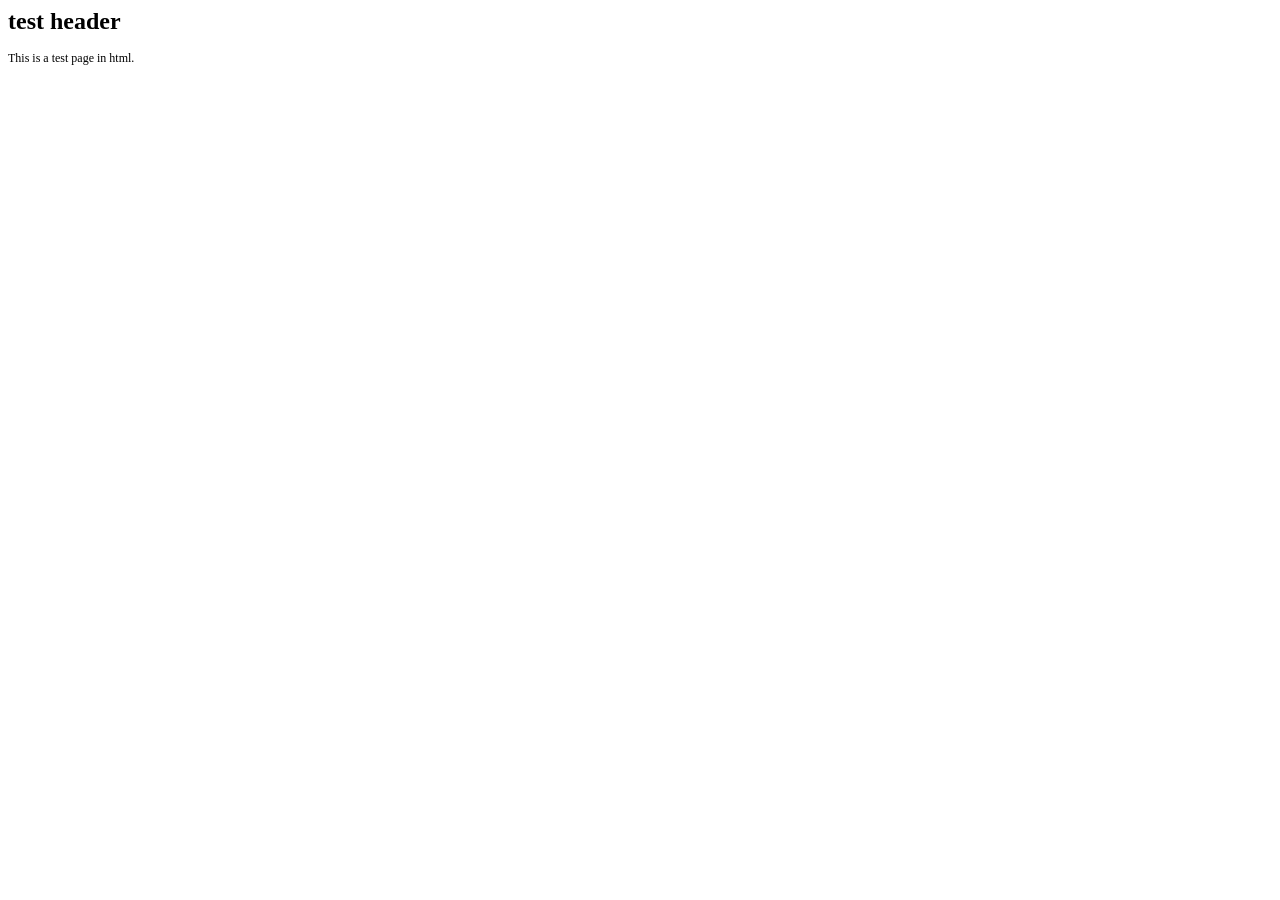
<file: Index.html>
<!DOCTYPE html PUBLIC "-//W3C//DTD HTML 4.01//EN" "http://www.w3.org/TR/html4/strict.dtd">
<html>
<head>
  <meta http-equiv="Content-Type" content="text/html; charset=utf-8">
  <meta http-equiv="Content-Style-Type" content="text/css">
  <title></title>
  <meta name="Generator" content="Cocoa HTML Writer">
  <meta name="CocoaVersion" content="2487.5">
  <style type="text/css">
    p.p2 {margin: 0.0px 0.0px 12.0px 0.0px; font: 12.0px Times; -webkit-text-stroke: #000000}
    span.s1 {font-kerning: none}
  </style>
</head>
<body>
<h1 style="margin: 0.0px 0.0px 16.1px 0.0px; font: 24.0px Times; -webkit-text-stroke: #000000"><span class="s1"><b>test header</b></span></h1>
<p class="p2"><span class="s1">This is a test page in html.</span></p>
</body>
</html>
</file>
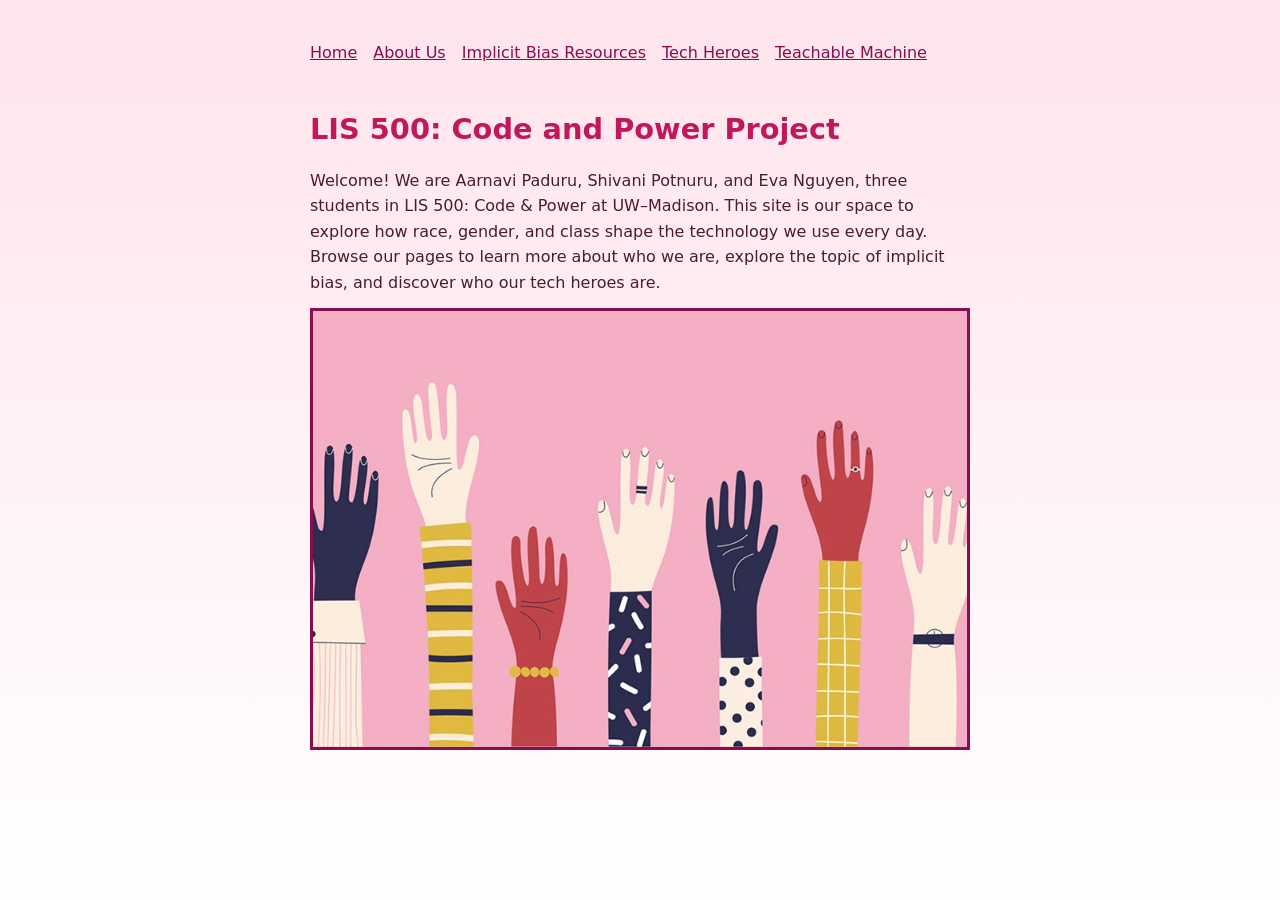
<file: index.html>
<!DOCTYPE html>
<html lang="en">
<head>
  <meta charset="UTF-8">
  <meta name="viewport" content="width=device-width, initial-scale=1.0">
  <title>Group 6 Website</title>
  <link rel="stylesheet" href="style.css">
</head>
<body>
  <!-- Navigation bar -->
  <nav>
    <a href="index.html">Home</a>
    <a href="about.html">About Us</a>
    <a href="resources.html">Implicit Bias Resources</a>
    <a href="tech-hero.html">Tech Heroes</a>
    <a href="teachable.html">Teachable Machine</a>
  </nav>

  <!-- A welcome page ("index" page) -->
  <h1>LIS 500: Code and Power Project</h1>

  <!-- welcome text -->
  <p>Welcome! We are Aarnavi Paduru, Shivani Potnuru, and Eva Nguyen, three students in LIS 500: Code &amp; Power at UW–Madison. This site is our space to explore how race, gender, and class shape the technology we use every day. Browse our pages to learn more about who we are, explore the topic of implicit bias, and discover who our tech heroes are.</p>
  <img src="Diversity_Image.jpg" style="width: 100%; max-width: 700px; border: 3px solid #880e4f;">
</body>
</html>
</file>
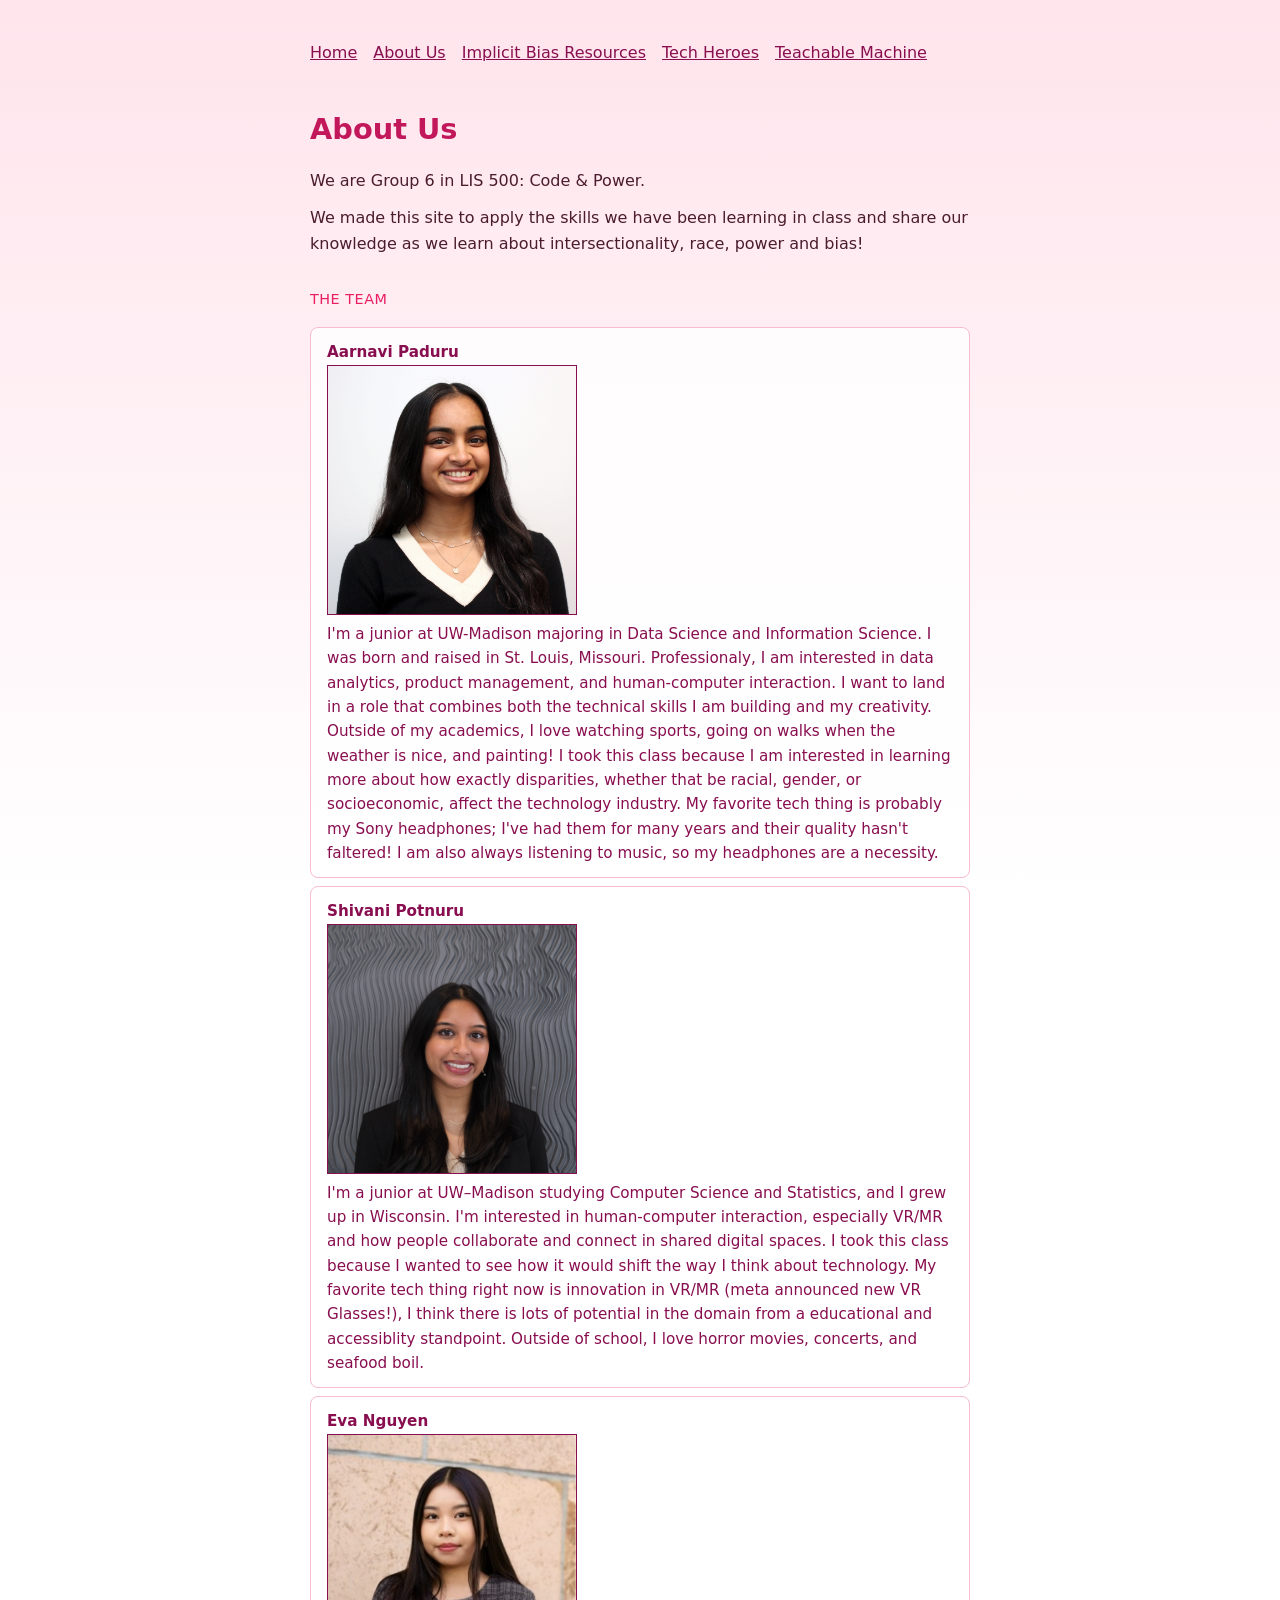
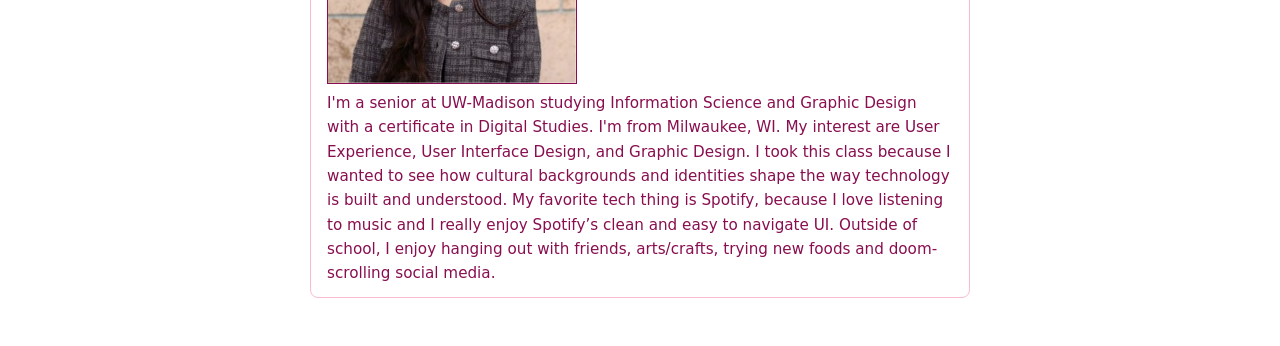
<file: about.html>
<!DOCTYPE html>
<html lang="en">
<head>
  <meta charset="UTF-8">
  <meta name="viewport" content="width=device-width, initial-scale=1.0">
  <title>Group 6 | About Us</title>
  <link rel="stylesheet" href="style.css">
</head>
<body>
  <!-- Navigation bar -->
  <nav>
    <a href="index.html">Home</a>
    <a href="about.html">About Us</a>
    <a href="resources.html">Implicit Bias Resources</a>
    <a href="tech-hero.html">Tech Heroes</a>
    <a href="teachable.html">Teachable Machine</a>

  </nav>

  <!-- An About US page -->
  <h1>About Us</h1>

  <!-- quick intro -->
  <p>We are Group 6 in LIS 500: Code &amp; Power.</p>

  <!-- one or two sentences on what this site is for -->
  <p>We made this site to apply the skills we have been learning in class and share our knowledge as we learn about intersectionality, race, power and bias!</p>

  <h2>The Team</h2>
  <ul>
    <!-- aarnavi's bio, answered the prompts concisely to give readers an idea of who i am AP-->
    <li>
      <strong>Aarnavi Paduru</strong>
      <br>
      <!-- inserted image of myself here and added a border that the matches color of the text, help audience know who I am AP -->
      <img src="Aarnavi_Image.JPEG" width="250" height="250" style="object-fit: cover; border: 1px solid #880e4f;">
      <br>
      I'm a junior at UW-Madison majoring in Data Science and Information Science. I was born and raised in St. Louis, Missouri.
      Professionaly, I am interested in data analytics, product management, and human-computer interaction. I want to land in a role that 
      combines both the technical skills I am building and my creativity. Outside of my academics, I love watching sports, going on walks
      when the weather is nice, and painting!
      I took this class because I am interested in learning more about how exactly disparities, whether that be racial, gender, or socioeconomic, 
      affect the technology industry. My favorite tech thing is probably my Sony headphones; I've had them for many years and their 
      quality hasn't faltered! I am also always listening to music, so my headphones are a necessity.
    </li>

    <!-- my bio, with <li> so it gets the card styling SP -->
    <li>
      <!-- strong makes the name bold like a little heading, and br puts the bio on the next line SP -->
      <strong>Shivani Potnuru</strong>
      <br>
      <!-- alt text for accessibility purposes! SP -->
      <img src="Shivani_Image.jpg" alt="Headshot of Shivani Potnuru" width="250" height="250" style="object-fit: cover; border: 1px solid #880e4f;">
      <br>
      I'm a junior at UW–Madison studying Computer Science and Statistics, and I grew up in Wisconsin.
      I'm interested in human-computer interaction, especially VR/MR and how people
      collaborate and connect in shared digital spaces.
      I took this class because I wanted to see how it would shift the way I think about technology.
      My favorite tech thing right now is innovation in VR/MR (meta announced new VR Glasses!), I think there is lots of potential in the domain from a educational and accessiblity standpoint.
      Outside of school, I love horror movies, concerts, and seafood boil.
    </li>

    <!-- eva's intro; answered all the assignment's prompts EN -->
    <li>
      <strong>Eva Nguyen</strong>
      <br>
      <img src="eva-pic.jpg" alt="Headshot of Eva Nguyen" width="250" height="250" style="object-fit: cover; border: 1px solid #880e4f;">
      <br>
      I'm a senior at UW-Madison studying Information Science and Graphic Design with a certificate in Digital Studies. I'm from Milwaukee, WI. 
      My interest are User Experience, User Interface Design, and Graphic Design. 
      I took this class because I wanted to see how cultural backgrounds and identities shape the way technology is built and understood. 
      My favorite tech thing is Spotify, because I love listening to music and I really enjoy Spotify’s clean and easy to navigate UI. 
      Outside of school, I enjoy hanging out with friends, arts/crafts, trying new foods and doom-scrolling social media.
    </li>
  </ul>
</file>
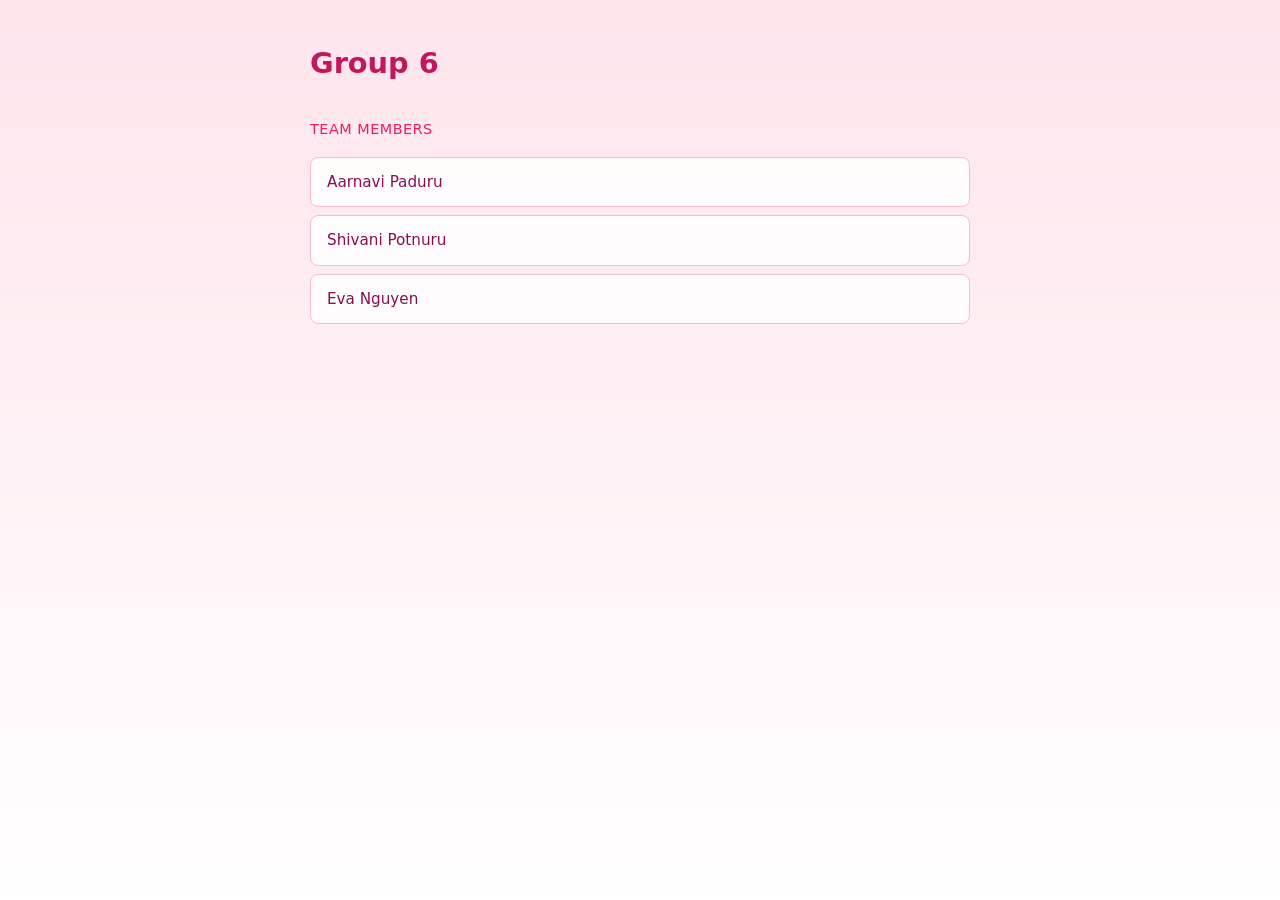
<file: hometest.html>
<!DOCTYPE html>
<html lang="en">
<head>
  <meta charset="UTF-8">
  <meta name="viewport" content="width=device-width, initial-scale=1.0">
  <title>Group 6 Website</title>
 <link rel="stylesheet" href="style.css">
</head>
<body>
  <h1>Group 6</h1>
  <h2>Team Members</h2>
  <ul>
    <li>Aarnavi Paduru</li>
    <li>Shivani Potnuru</li>
    <li>Eva Nguyen</li>
  </ul>
</body>
</html>
</file>
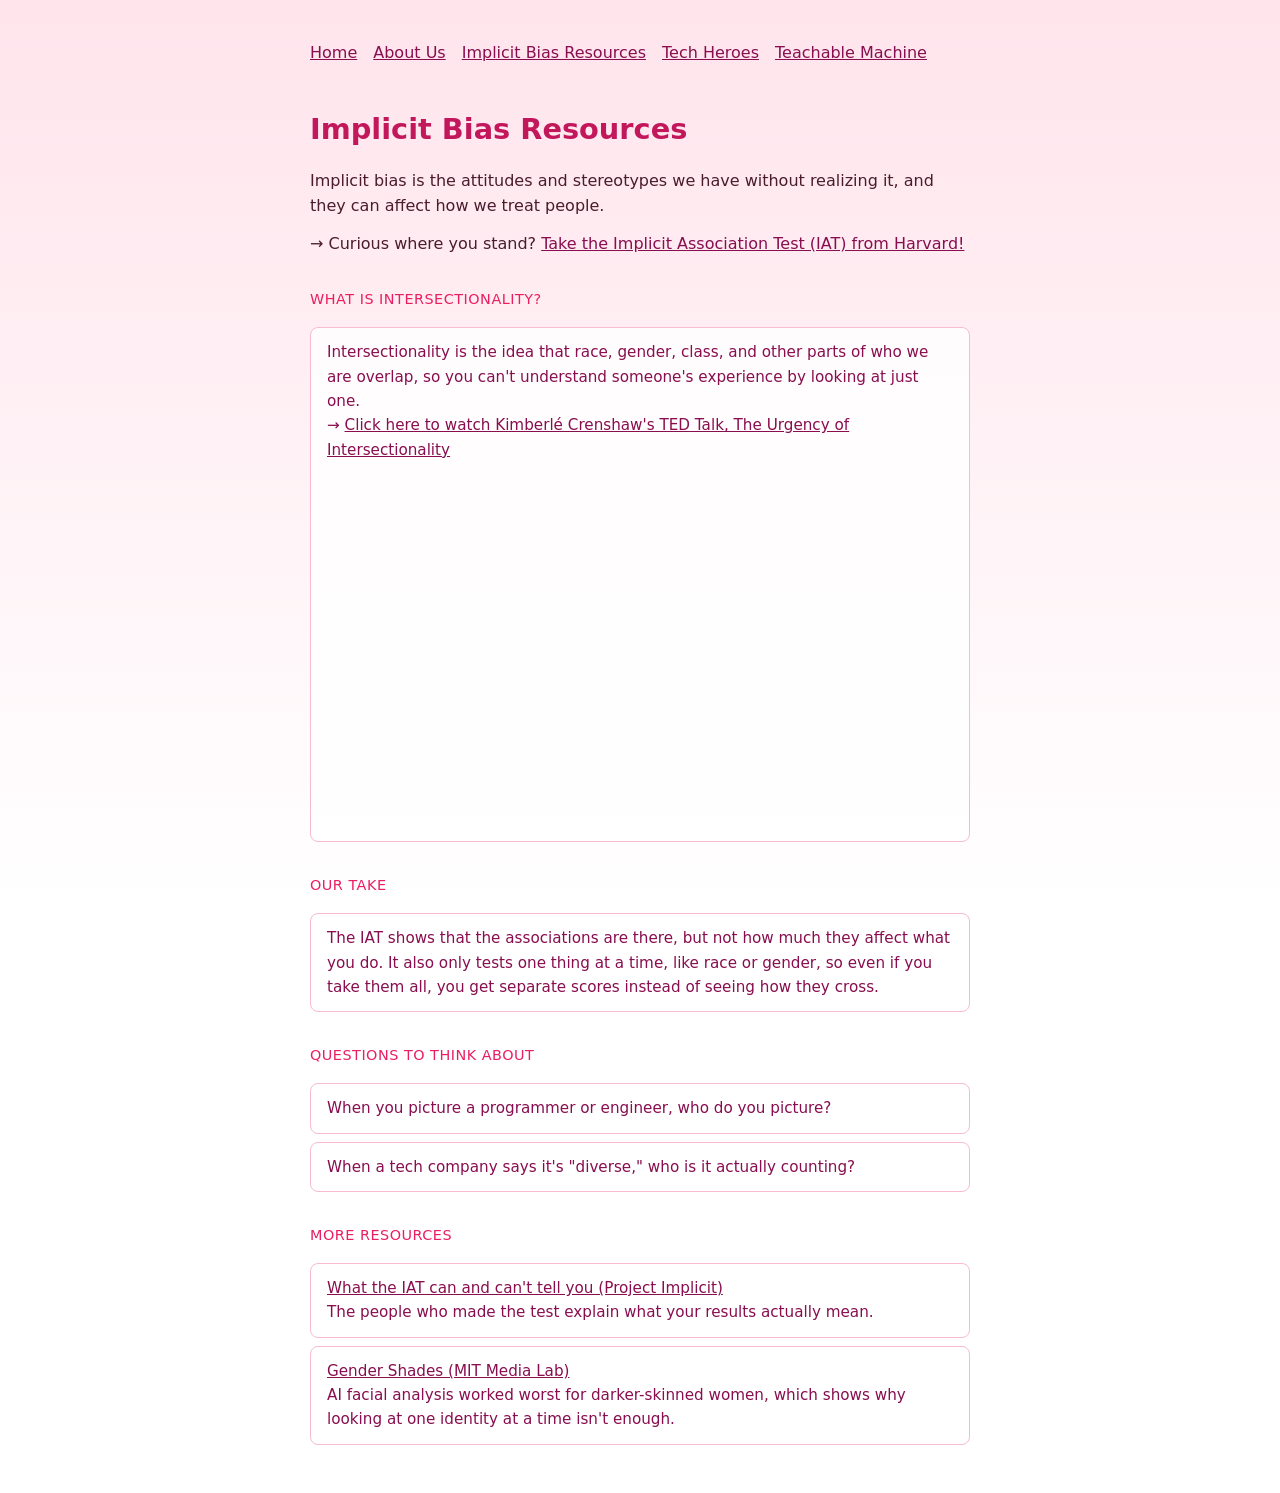
<file: resources.html>
<!DOCTYPE html>
<html lang="en">
<head>
  <meta charset="UTF-8">
  <meta name="viewport" content="width=device-width, initial-scale=1.0">
  <title>Group 6 | Implicit Bias Resources</title>
  <!-- all styling comes from our shared style.css, so there's no inline css and every page matches SP -->
  <link rel="stylesheet" href="style.css">
</head>
<body>
  <!-- same nav on every page so visitors can get anywhere SP -->
  <nav>
    <a href="index.html">Home</a>
    <a href="about.html">About Us</a>
    <a href="resources.html">Implicit Bias Resources</a>
    <a href="tech-hero.html">Tech Heroes</a>
    <a href="teachable.html">Teachable Machine</a>

  </nav>

  <!-- one h1 for the page, then h2s for each topic so screen readers can scan between sections SP -->
  <h1>Implicit Bias Resources</h1>
  <p>Implicit bias is the attitudes and stereotypes we have without realizing it, and they can affect how we treat people.</p>

  <!-- the arrow points readers to an action, and the link text says exactly where it goes, which is better for accessibility than "click here" SP -->
  <p>&rarr; Curious where you stand? <a href="https://implicit.harvard.edu/implicit/takeatest.html">Take the Implicit Association Test (IAT) from Harvard!</a></p>

  <!-- added a white box for this text as well to keep consistent design throughout, makes page look more cohesive AP-->
  <h2>What is Intersectionality?</h2>
  <ul class="plain">
    <li>Intersectionality is the idea that race, gender, class, and other parts of who we are overlap, so you can't understand someone's experience by looking at just one.
    <br>
    <!-- embedded link for an additional picture/imagery and ease of access SP -->
    &rarr; <a href="https://www.ted.com/talks/kimberle_crenshaw_the_urgency_of_intersectionality">Click here to watch Kimberlé Crenshaw's TED Talk, The Urgency of Intersectionality</a>
    <br>
    <iframe src="https://embed.ted.com/talks/kimberle_crenshaw_the_urgency_of_intersectionality" width="100%" height="360" title="Kimberlé Crenshaw: The Urgency of Intersectionality (TED Talk)" frameborder="0" allowfullscreen></iframe>
    </li>
  </ul>

  <!-- also added that white text box for this section, adds to the cohesion and improves visual AP -->
  <h2>Our Take</h2>
  <ul class="plain">
  <li>The IAT shows that the associations are there, but not how much they affect what you do. It also only tests one thing at a time, like race or gender, so even if you take them all, you get separate scores instead of seeing how they cross.</li>
  </ul>
  <!-- class="plain" gives these lists simple bullets instead of the card style we use for the team on the about page SP -->
  <h2>Questions to Think About</h2>
  <ul class="plain">
    <li>When you picture a programmer or engineer, who do you picture?</li>
    <li>When a tech company says it's "diverse," who is it actually counting?</li>
  </ul>

  <!-- these link straight to the original sources so readers keep learning SP -->
  <h2>More Resources</h2>
  <ul class="plain">
    <li>
      <a href="https://implicit.harvard.edu/implicit/ethics.html">What the IAT can and can't tell you (Project Implicit)</a>
      <br>
      The people who made the test explain what your results actually mean.
    </li>
    <li>
      <a href="https://www.media.mit.edu/projects/gender-shades/overview">Gender Shades (MIT Media Lab)</a>
      <br>
      AI facial analysis worked worst for darker-skinned women, which shows why looking at one identity at a time isn't enough.
    </li>
  </ul>
</body>
</html>
</file>
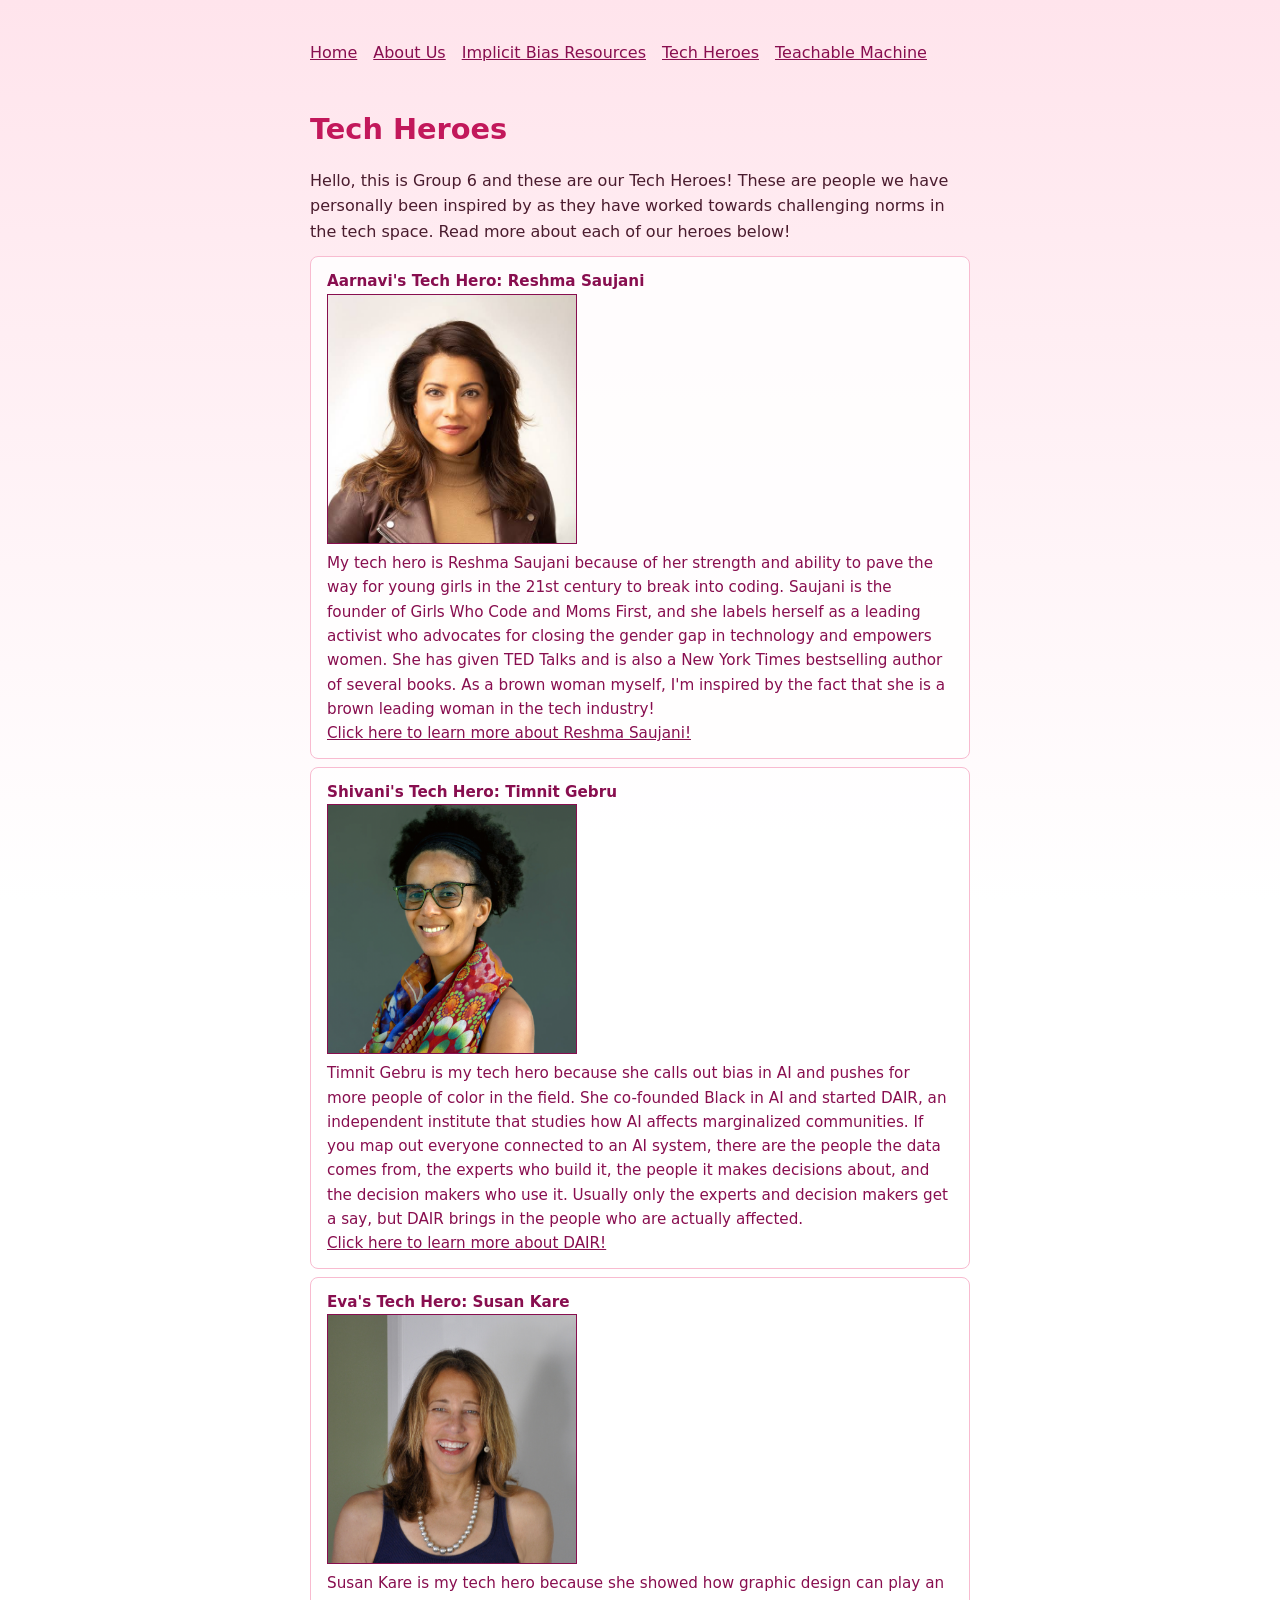
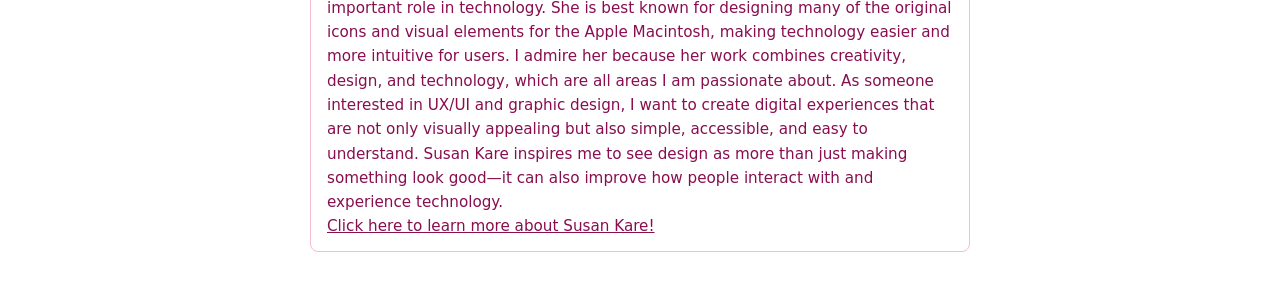
<file: tech-hero.html>
<!DOCTYPE html>
<html lang="en">
<head>
  <meta charset="UTF-8">
  <meta name="viewport" content="width=device-width, initial-scale=1.0">
  <title>Group 6 | Tech Heroes</title>
  <link rel="stylesheet" href="style.css">
</head>
<body>
  <!-- Navigation bar  -->
  <nav>
    <a href="index.html">Home</a>
    <a href="about.html">About Us</a>
    <a href="resources.html">Implicit Bias Resources</a>
    <a href="tech-hero.html">Tech Heroes</a>
    <a href="teachable.html">Teachable Machine</a>

  </nav>
 
  <!-- A 'tech heroes' page -->
  <h1>Tech Heroes</h1>
   <p>Hello, this is Group 6 and these are our Tech Heroes! These are people we have personally been inspired by as they have worked towards challenging norms in the tech space. Read more about each of our heroes below!</p>
  <ul>
    <!-- aarnavi's tech hero; short blurb and link to her personal website so people can read up on her accomplishments AP -->
    <li>
      <!-- inserted image of tech hero here and added a light border that matches color of the text AP -->
      <strong>Aarnavi's Tech Hero: Reshma Saujani</strong>
      <br>
      <img src="Reshma_Saujani.jpeg" width="250" height="250" style="object-fit: cover; border: 1px solid #880e4f;">
      <br>
      My tech hero is Reshma Saujani because of her strength and ability to pave the way for young girls in the 21st century
      to break into coding. Saujani is the founder of Girls Who Code and Moms First, and she labels herself as a leading
      activist who advocates for closing the gender gap in technology and empowers women. 
      She has given TED Talks and is also a New York Times bestselling author of several books.
      As a brown woman myself, I'm inspired by the fact that she is a brown leading woman in the tech industry!
      <br>
      <a href="https://www.reshmasaujani.com/">Click here to learn more about Reshma Saujani!</a>
    </li>

    <!-- my tech hero, links go to her bio and her institute so readers can learn more SP -->
    <li>
      <!-- inserted image of tech hero here and added a light border that matches color of the text AP -->
      <strong>Shivani's Tech Hero: Timnit Gebru</strong>
      <br>
      <img src="Timnit_Gebru.png" width="250" height="250" style="object-fit: cover; border: 1px solid #880e4f;">
      <br>
      Timnit Gebru is my tech hero because she calls out bias in AI and pushes for more people of color in the field.
      She co-founded Black in AI and started DAIR, an independent institute that studies how AI affects marginalized communities.
      If you map out everyone connected to an AI system, there are the people the data comes from, the experts who build it,
      the people it makes decisions about, and the decision makers who use it.
      Usually only the experts and decision makers get a say, but DAIR brings in the people who are actually affected.
      <br>
      <a href="https://en.wikipedia.org/wiki/Distributed_Artificial_Intelligence_Research_Institute">Click here to learn more about DAIR!</a>
    </li>

    <!-- eva's tech hero; brief intro to her work and then explain why/how i am inspired by her EN -->
    <li>
      <!-- inserted image of tech hero here and added a light border that matches color of the text AP -->
      <strong>Eva's Tech Hero: Susan Kare</strong>
      <br>
      <img src="Susan_Kare.jpg" width="250" height="250" style="object-fit: cover; border: 1px solid #880e4f;">
      <br>
      Susan Kare is my tech hero because she showed how graphic design can play an important role in technology. She is best known for designing many of the original icons and visual elements for the Apple Macintosh, making technology easier and more intuitive for users. I admire her because her work combines creativity, design, and technology, which are all areas I am passionate about. As someone interested in UX/UI and graphic design, I want to create digital experiences that are not only visually appealing but also simple, accessible, and easy to understand. Susan Kare inspires me to see design as more than just making something look good—it can also improve how people interact with and experience technology.
       <br>
      <a href="https://mac-history.net/susan-kare-pixel-design-apple-mac/">Click here to learn more about Susan Kare!</a>
    </li>
  </ul>
  
</body>
</html>
</file>
<file: style.css>
/* shared styles for the whole site, no inline css SP */

/* reset removes default spacing, so spacing gets added back below SP */
* {
  margin: 0;
  padding: 0;
  box-sizing: border-box;
}

body {
  font-family: system-ui, sans-serif;
  background: linear-gradient(180deg, #ffe4ec 0%, #ffffff 100%);
  background-attachment: fixed;
  color: #4a1c2e;
  max-width: 700px;
  margin: 0 auto;
  padding: 40px 20px;
  min-height: 100vh;
  line-height: 1.6;
}

nav {
  display: flex;
  flex-wrap: wrap;
  gap: 16px;
  margin-bottom: 40px;
}

a {
  color: #880e4f;
}

/* hover + keyboard focus color for accessibility SP */
a:hover,
a:focus {
  color: #c2185b;
}

/* Page title SP */
h1 {
  font-size: 1.8rem;
  margin-bottom: 16px;
  color: #c2185b;
}

/* Section headings with space above separates sections SP */
h2 {
  font-size: 0.9rem;
  color: #e91e63;
  text-transform: uppercase;
  letter-spacing: 0.5px;
  font-weight: 500;
  margin-top: 32px;
  margin-bottom: 16px;
}

/* Paragraphs: space between them so text doesn't run together SP */
p {
  margin-bottom: 12px;
}

ul {
  list-style: none;
}

/* list items show up as cards SP */
li {
  background: rgba(255, 255, 255, 0.85);
  padding: 12px 16px;
  border-radius: 8px;
  border: 1px solid #f8bbd0;
  margin-bottom: 8px;
  font-size: 0.95rem;
  color: #880e4f;
}
</file>
